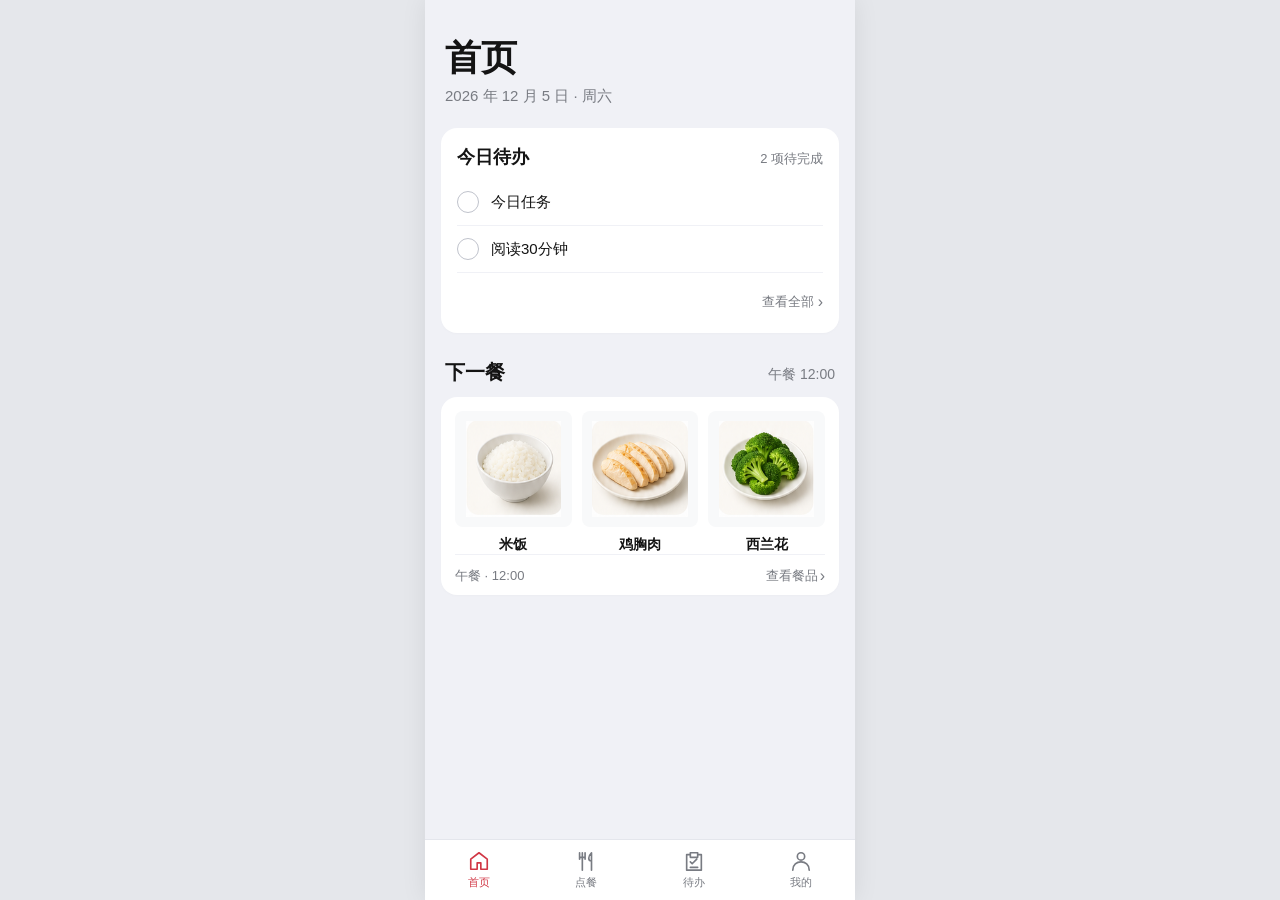
<file: v1.0.0/原型/交互原型/index.html>
<!doctype html>
<html lang="zh-CN">
<head>
  <meta charset="utf-8">
  <meta name="viewport" content="width=device-width, initial-scale=1, viewport-fit=cover">
  <meta name="description" content="个人 APP 可交互离线原型">
  <title>个人 APP 原型</title>
  <link rel="stylesheet" href="styles.css">
</head>
<body>
  <main id="app" aria-live="polite">
    <!-- 首页 -->
    <section class="page" data-page="home" aria-labelledby="home-title">
      <header class="masthead">
        <h1 id="home-title" class="page-title">首页</h1>
        <div id="home-date-full" class="page-date">2026 年 9 月 21 日 · 周一</div>
      </header>

      <div class="paper">
        <section class="panel home-todo-panel" aria-labelledby="home-todo-bar">
          <div class="section-bar" id="home-todo-bar">
            <h2 class="card-title">今日待办</h2>
            <small id="home-todo-count">0 项待完成</small>
          </div>
          <div id="home-todo-list" class="task-list"></div>
        </section>

        <div class="section-gap"></div>

        <div class="row-heading">
          <h2>下一餐</h2>
          <small id="home-next-meal-meta">午餐 12:00</small>
        </div>
        <button id="home-next-meal" class="panel next-meal-card" type="button" aria-label="查看午餐">
          <div id="home-next-meal-list" class="food-grid"></div>
          <div class="caption-line">
            <span>午餐 · 12:00</span>
            <span class="link-label">查看餐品 <span class="arrow-icon" aria-hidden="true">›</span></span>
          </div>
        </button>
      </div>
    </section>

    <!-- 点餐页 -->
    <section class="page" data-page="meals" aria-labelledby="meals-title">
      <header class="masthead meals-head">
        <h1 id="meals-title" class="page-title">点餐</h1>
        <button id="meal-edit-toggle" class="header-action" type="button">修改</button>
      </header>

      <div class="paper meal-paper">
        <div id="meals-content" class="meal-content-list"></div>
      </div>
    </section>

    <!-- 选餐页（子页，隐藏底部导航） -->
    <section class="page food-select-page" data-page="food-select" aria-labelledby="food-select-title">
      <header class="select-head">
        <button id="back-to-meals" class="back" type="button" aria-label="返回点餐页">
          <span class="back-icon" aria-hidden="true">‹</span> 返回点餐
        </button>
        <h1 id="food-select-title" class="page-title">选餐</h1>
      </header>

      <div class="paper select-paper">
        <div class="target">
          <span class="target-bar" aria-hidden="true"></span>
          <span id="meal-target-label">当前将加入 · 午餐</span>
        </div>
        <div class="select-layout">
          <nav id="food-categories" class="categories" aria-label="食物分类"></nav>
          <div id="food-list" class="select-list" aria-live="polite"></div>
        </div>
      </div>
    </section>

    <!-- 待办页 -->
    <section class="page" data-page="todos" aria-labelledby="todos-title">
      <header class="masthead">
        <h1 id="todos-title" class="page-title">待办</h1>
      </header>

      <div class="paper todo-paper">
        <section class="panel calendar" aria-label="任务日历">
          <div class="month">
            <button id="previous-month" class="calendar-arrow previous" type="button" aria-label="上个月">‹</button>
            <h2 id="calendar-title"></h2>
            <button id="next-month" class="calendar-arrow next" type="button" aria-label="下个月">›</button>
          </div>
          <div class="weekday-row week" aria-hidden="true">
            <span>日</span><span>一</span><span>二</span><span>三</span><span>四</span><span>五</span><span>六</span>
          </div>
          <div id="calendar-days" class="calendar-days days" aria-label="选择日期"></div>
        </section>

        <form id="task-form" class="panel task-entry" novalidate>
          <label class="sr-only" for="task-input">添加任务</label>
          <input id="task-input" type="text" maxlength="50" placeholder="添加任务" autocomplete="off">
          <button class="plus" type="submit" aria-label="添加任务">+</button>
        </form>

        <div class="todo-date-row">
          <h2 id="todo-selected-date-label">09 月 21 日 · 周一</h2>
          <span id="todo-count-badge">0 项待完成</span>
        </div>

        <section class="panel todo-panel">
          <div id="todo-list" class="task-list"></div>
        </section>
      </div>
    </section>

    <!-- 我的页 -->
    <section class="page" data-page="profile" aria-labelledby="profile-title">
      <header class="masthead">
        <h1 id="profile-title" class="page-title">我的</h1>
      </header>

      <div class="paper profile-paper">
        <section class="identity panel" aria-label="个人信息">
          <div class="identity-top">
            <div class="avatar" role="img" aria-label="用户头像"></div>
            <h2 class="identity-name">小满</h2>
          </div>
          <dl class="data-rows">
            <div class="data-row"><dt>昵称</dt><dd>小满</dd></div>
            <div class="data-row"><dt>手机号</dt><dd>138****8888</dd></div>
          </dl>
        </section>

        <button id="logout-button" class="panel logout-card" type="button">退出登录</button>
      </div>
    </section>
  </main>

  <!-- 底部主导航 -->
  <nav id="bottom-nav" class="bottom" aria-label="主导航">
    <button type="button" data-nav="home" class="nav-item">
      <svg viewBox="0 0 24 24" aria-hidden="true"><path d="M3 10 12 3l9 7v11h-7v-7h-4v7H3Z"/></svg>
      <span>首页</span>
    </button>
    <button type="button" data-nav="meals" class="nav-item">
      <svg viewBox="0 0 24 24" aria-hidden="true"><path d="M5 3v7m3-7v7m3-7v7M5 8h6m-3 2v12M18 3c-4 4-4 9 0 9V3Zm0 9v10"/></svg>
      <span>点餐</span>
    </button>
    <button type="button" data-nav="todos" class="nav-item">
      <svg viewBox="0 0 24 24" aria-hidden="true"><path d="M8 5H4v17h16V5h-4M8 3h8v5H8Z M8 13l2 2 5-5m-7 9h8"/></svg>
      <span>待办</span>
    </button>
    <button type="button" data-nav="profile" class="nav-item">
      <svg viewBox="0 0 24 24" aria-hidden="true"><circle cx="12" cy="7" r="4"/><path d="M3 22c0-12 18-12 18 0"/></svg>
      <span>我的</span>
    </button>
  </nav>

  <!-- 全局 Toast -->
  <div id="toast" class="toast" role="status" aria-live="polite"></div>

  <!-- 退出弹窗 -->
  <div id="logout-modal" class="modal" aria-hidden="true">
    <div class="modal-backdrop" data-close-modal="true"></div>
    <section class="modal-dialog" role="dialog" aria-modal="true" aria-labelledby="logout-modal-title">
      <h2 id="logout-modal-title">确认退出登录？</h2>
      <p>这只是原型演示，不会跳转到登录页面。</p>
      <div class="modal-actions">
        <button id="cancel-logout" class="modal-button secondary" type="button">取消</button>
        <button id="confirm-logout" class="modal-button danger" type="button">确认退出</button>
      </div>
    </section>
  </div>

  <script defer src="app.js"></script>
</body>
</html>
</file>
<file: v1.0.0/原型/交互原型/styles.css>
/* ==========================================================================
   个人 APP 可交互离线原型样式表 (统一视觉规范)
   - 背景色: #F0F1F6
   - 表面卡片: #FFFFFF
   - 主文字: #141414
   - 辅助文字: #787B82
   - 边框与线: #E4E6EC
   - 强调色: #D13745
   ========================================================================== */

:root {
  --bg-color: #F0F1F6;
  --surface-color: #FFFFFF;
  --text-primary: #141414;
  --text-secondary: #787B82;
  --border-color: #E4E6EC;
  --border-subtle: #F0F1F6;
  --accent-color: #D13745;
  --accent-hover: #b82a37;
  --app-max-width: 430px;
  --font-stack: "Microsoft YaHei", "PingFang SC", "Noto Sans CJK SC", Arial, sans-serif;
  --radius-sm: 8px;
  --radius-md: 12px;
  --radius-lg: 16px;
  --shadow-card: 0 1px 3px rgba(0, 0, 0, 0.02);
}

/* 基础重置 */
*, *::before, *::after {
  box-sizing: border-box;
  margin: 0;
  padding: 0;
  -webkit-tap-highlight-color: transparent;
}

html, body {
  width: 100%;
  min-height: 100%;
  background-color: #E5E7EB;
  color: var(--text-primary);
  font-family: var(--font-stack);
  font-size: 16px;
  line-height: 1.5;
  -webkit-font-smoothing: antialiased;
}

body.no-scroll {
  overflow: hidden;
}

.sr-only {
  position: absolute;
  width: 1px;
  height: 1px;
  padding: 0;
  margin: -1px;
  overflow: hidden;
  clip: rect(0, 0, 0, 0);
  white-space: nowrap;
  border: 0;
}

/* 主容器 */
#app {
  max-width: var(--app-max-width);
  min-height: 100vh;
  margin: 0 auto;
  background-color: var(--bg-color);
  position: relative;
  box-shadow: 0 0 24px rgba(0, 0, 0, 0.08);
}

/* 页面容器与切换 */
.page {
  display: none;
  min-height: 100vh;
  padding: 24px 16px calc(80px + env(safe-area-inset-bottom, 16px));
}

.page.is-active {
  display: block;
}

/* 选餐页为全屏子页，底部不留主导航空间 */
.food-select-page {
  padding-bottom: calc(24px + env(safe-area-inset-bottom, 16px));
}

/* 通用页头 */
.masthead {
  margin-bottom: 20px;
  padding: 12px 4px 0;
}

.page-title {
  font-size: 36px;
  font-weight: 700;
  color: var(--text-primary);
  line-height: 1.2;
  letter-spacing: -0.5px;
}

.page-date {
  font-size: 15px;
  color: var(--text-secondary);
  margin-top: 6px;
  font-weight: 400;
}

/* 通用白色卡片面板 */
.panel {
  background-color: var(--surface-color);
  border-radius: var(--radius-lg);
  box-shadow: var(--shadow-card);
}

.section-gap {
  height: 24px;
}

/* 通用辅助类 */
.empty {
  text-align: center;
  color: var(--text-secondary);
  font-size: 14px;
  padding: 24px 12px;
}

.arrow-icon {
  display: inline-block;
  font-size: 16px;
  line-height: 1;
  vertical-align: middle;
}

/* --------------------------------------------------------------------------
   首页 (Home)
   -------------------------------------------------------------------------- */
.home-todo-panel {
  padding: 16px;
}

.section-bar {
  display: flex;
  justify-content: space-between;
  align-items: baseline;
  padding-bottom: 8px;
}

.card-title {
  font-size: 18px;
  font-weight: 700;
  color: var(--text-primary);
}

#home-todo-count {
  font-size: 13px;
  color: var(--text-secondary);
}

/* 任务列表 */
.task-list {
  display: flex;
  flex-direction: column;
}

.task-row {
  display: flex;
  align-items: center;
  gap: 12px;
  padding: 12px 0;
  border-bottom: 1px solid var(--border-subtle);
}

.task-row:last-of-type {
  border-bottom: 1px solid var(--border-subtle);
}

.task-row .check {
  width: 22px;
  height: 22px;
  min-width: 22px;
  border-radius: 50%;
  border: 1.5px solid #C0C3CC;
  background-color: transparent;
  cursor: pointer;
  position: relative;
  display: flex;
  align-items: center;
  justify-content: center;
  transition: border-color 0.15s, background-color 0.15s;
}

/* 44px 点击区域扩展 */
.task-row .check::after {
  content: "";
  position: absolute;
  top: -11px;
  left: -11px;
  right: -11px;
  bottom: -11px;
}

.task-row .check:hover {
  border-color: var(--accent-color);
}

.task-row .check.done {
  border-color: var(--text-secondary);
  background-color: var(--text-secondary);
}

.task-row .check.done::before {
  content: "✓";
  color: #FFFFFF;
  font-size: 12px;
  font-weight: 700;
}

.task-title {
  font-size: 15px;
  color: var(--text-primary);
  line-height: 1.4;
  word-break: break-word;
}

.task-row.done .task-title {
  color: var(--text-secondary);
  text-decoration: line-through;
}

/* 查看全部链接 */
.textlink {
  display: flex;
  align-items: center;
  justify-content: flex-end;
  gap: 4px;
  width: 100%;
  padding-top: 14px;
  font-size: 13px;
  color: var(--text-secondary);
  background: none;
  border: none;
  cursor: pointer;
  min-height: 44px;
}

.textlink:hover {
  color: var(--text-primary);
}

/* 首页下一餐 */
.row-heading {
  display: flex;
  justify-content: space-between;
  align-items: baseline;
  margin-bottom: 10px;
  padding: 0 4px;
}

.row-heading h2 {
  font-size: 20px;
  font-weight: 700;
  color: var(--text-primary);
}

.row-heading small {
  font-size: 14px;
  color: var(--text-secondary);
}

.next-meal-card {
  display: block;
  width: 100%;
  padding: 14px 14px 10px;
  border: none;
  text-align: left;
  cursor: pointer;
  background-color: var(--surface-color);
}

.next-meal-card:hover {
  background-color: #FAFAFC;
}

.caption-line {
  display: flex;
  justify-content: space-between;
  align-items: center;
  padding-top: 12px;
  border-top: 1px solid var(--border-subtle);
  font-size: 13px;
  color: var(--text-secondary);
}

.caption-line .link-label {
  display: flex;
  align-items: center;
  gap: 2px;
}

/* 餐品网格 (三列) */
.food-grid {
  display: grid;
  grid-template-columns: repeat(3, 1fr);
  gap: 10px;
}

.food {
  display: flex;
  flex-direction: column;
  align-items: center;
  text-align: center;
}

.food .photo {
  width: 100%;
  aspect-ratio: 1;
  background-color: #F8F9FA;
  border-radius: var(--radius-sm);
  display: flex;
  align-items: center;
  justify-content: center;
  position: relative;
  overflow: hidden;
  margin-bottom: 8px;
}

.food-img {
  width: 82%;
  height: 82%;
  object-fit: contain;
}

.food-name {
  font-size: 14px;
  font-weight: 600;
  color: var(--text-primary);
  line-height: 1.3;
  word-break: break-word;
}

/* --------------------------------------------------------------------------
   点餐页 (Meals)
   -------------------------------------------------------------------------- */
.meals-head {
  display: flex;
  justify-content: space-between;
  align-items: baseline;
}

.header-action {
  font-size: 16px;
  font-weight: 600;
  color: var(--accent-color);
  background: none;
  border: none;
  cursor: pointer;
  padding: 8px 4px;
  min-height: 44px;
  display: inline-flex;
  align-items: center;
}

.header-action:hover {
  color: var(--accent-hover);
}

.meal-content-list {
  display: flex;
  flex-direction: column;
  gap: 20px;
}

.meal-block .meal-top {
  display: flex;
  justify-content: space-between;
  align-items: center;
  margin-bottom: 10px;
  padding: 0 4px;
}

.meal-block .meal-top h3 {
  font-size: 20px;
  font-weight: 700;
  color: var(--text-primary);
}

.meal-block .meal-top .plus {
  width: 32px;
  height: 32px;
  display: inline-flex;
  align-items: center;
  justify-content: center;
  font-size: 24px;
  font-weight: 300;
  color: var(--accent-color);
  background: none;
  border: none;
  cursor: pointer;
  position: relative;
}

.meal-block .meal-top .plus::after {
  content: "";
  position: absolute;
  top: -6px;
  left: -6px;
  right: -6px;
  bottom: -6px;
}

.meal-block .panel {
  padding: 14px;
}

/* 编辑态删除餐品按钮 */
.delete-food {
  position: absolute;
  top: 4px;
  right: 4px;
  width: 22px;
  height: 22px;
  border-radius: 50%;
  background-color: var(--accent-color);
  color: #FFFFFF;
  border: none;
  font-size: 14px;
  line-height: 20px;
  text-align: center;
  cursor: pointer;
  z-index: 2;
}

/* --------------------------------------------------------------------------
   选餐页 (Food Select)
   -------------------------------------------------------------------------- */
.select-head {
  display: grid;
  grid-template-columns: auto 1fr auto;
  align-items: center;
  margin-bottom: 18px;
  padding: 8px 4px 0;
  min-height: 44px;
}

.select-head .back {
  grid-column: 1;
  display: inline-flex;
  align-items: center;
  gap: 4px;
  font-size: 15px;
  font-weight: 500;
  color: var(--text-primary);
  background: none;
  border: none;
  cursor: pointer;
  min-height: 44px;
  padding: 0 4px;
}

.select-head .back-icon {
  font-size: 20px;
  line-height: 1;
}

.select-head .page-title {
  grid-column: 2;
  text-align: center;
  font-size: 24px;
  font-weight: 700;
  margin: 0;
}

/* 目标餐次条 */
.target {
  background-color: var(--surface-color);
  border-radius: var(--radius-sm);
  padding: 12px 14px;
  margin-bottom: 14px;
  display: flex;
  align-items: center;
  gap: 8px;
  font-size: 15px;
  font-weight: 700;
  color: var(--text-primary);
  box-shadow: var(--shadow-card);
}

.target-bar {
  display: inline-block;
  width: 4px;
  height: 16px;
  background-color: var(--accent-color);
  border-radius: 2px;
}

/* 选餐双栏布局 */
.select-layout {
  display: grid;
  grid-template-columns: 84px 1fr;
  gap: 12px;
  align-items: start;
}

.categories {
  display: flex;
  flex-direction: column;
  gap: 4px;
}

.categories button {
  width: 100%;
  padding: 14px 8px;
  font-size: 15px;
  font-weight: 500;
  color: var(--text-secondary);
  background: transparent;
  border: none;
  border-radius: var(--radius-sm);
  cursor: pointer;
  text-align: center;
  position: relative;
  min-height: 48px;
  display: flex;
  align-items: center;
  justify-content: center;
  transition: background-color 0.15s, color 0.15s;
}

.categories button.active {
  background-color: var(--surface-color);
  color: var(--text-primary);
  font-weight: 700;
  box-shadow: var(--shadow-card);
}

.categories button.active::before {
  content: "";
  position: absolute;
  left: 0;
  top: 12px;
  bottom: 12px;
  width: 3px;
  background-color: var(--accent-color);
  border-radius: 0 2px 2px 0;
}

.food-select-card {
  padding: 4px 16px;
}

.food-choice {
  display: flex;
  align-items: center;
  gap: 14px;
  padding: 14px 0;
  border-bottom: 1px solid var(--border-subtle);
}

.food-choice:last-child {
  border-bottom: none;
}

.food-choice .photo {
  width: 60px;
  height: 60px;
  min-width: 60px;
  background-color: #F8F9FA;
  border-radius: var(--radius-sm);
  display: flex;
  align-items: center;
  justify-content: center;
  overflow: hidden;
}

.food-choice .food-img {
  width: 80%;
  height: 80%;
  object-fit: contain;
}

.choice-name {
  flex: 1;
  font-size: 15px;
  font-weight: 600;
  color: var(--text-primary);
}

.food-choice .plus {
  width: 28px;
  height: 28px;
  min-width: 28px;
  border-radius: 50%;
  border: 1.5px solid var(--accent-color);
  background-color: var(--surface-color);
  color: var(--accent-color);
  font-size: 18px;
  line-height: 24px;
  display: inline-flex;
  align-items: center;
  justify-content: center;
  cursor: pointer;
  position: relative;
  transition: background-color 0.15s, color 0.15s;
}

.food-choice .plus::after {
  content: "";
  position: absolute;
  top: -8px;
  left: -8px;
  right: -8px;
  bottom: -8px;
}

.food-choice .plus:hover {
  background-color: var(--accent-color);
  color: #FFFFFF;
}

.select-empty {
  padding: 36px 12px;
}

/* --------------------------------------------------------------------------
   待办页 (Todos)
   -------------------------------------------------------------------------- */
.calendar {
  padding: 16px 12px;
  margin-bottom: 16px;
}

.month {
  display: flex;
  justify-content: space-between;
  align-items: center;
  margin-bottom: 14px;
  padding: 0 4px;
}

#calendar-title {
  font-size: 18px;
  font-weight: 700;
  color: var(--text-primary);
}

.calendar-arrow {
  font-size: 22px;
  line-height: 1;
  color: var(--text-secondary);
  background: none;
  border: none;
  cursor: pointer;
  min-width: 44px;
  min-height: 44px;
  display: flex;
  align-items: center;
  justify-content: center;
}

.calendar-arrow:hover {
  color: var(--text-primary);
}

.weekday-row {
  display: grid;
  grid-template-columns: repeat(7, 1fr);
  text-align: center;
  font-size: 14px;
  color: var(--text-secondary);
  margin-bottom: 8px;
}

.calendar-days {
  display: grid;
  grid-template-columns: repeat(7, 1fr);
  row-gap: 4px;
}

.calendar-blank {
  aspect-ratio: 1;
}

.day {
  aspect-ratio: 1;
  width: 100%;
  border: none;
  background: transparent;
  cursor: pointer;
  font-size: 15px;
  color: var(--text-primary);
  display: flex;
  align-items: center;
  justify-content: center;
  position: relative;
  min-height: 42px;
}

.day-text {
  display: flex;
  align-items: center;
  justify-content: center;
  width: 34px;
  height: 34px;
  border-radius: 50%;
  transition: background-color 0.15s, color 0.15s;
}

.day:hover .day-text {
  background-color: #EAECEF;
}

.day.selected .day-text {
  background-color: var(--accent-color);
  color: #FFFFFF;
  font-weight: 600;
}

/* 任务输入卡 */
.task-entry {
  background-color: var(--surface-color);
  border-radius: var(--radius-md);
  padding: 4px 14px;
  margin-bottom: 18px;
  display: flex;
  align-items: center;
  gap: 10px;
  border: 1px solid transparent;
  box-shadow: var(--shadow-card);
}

.task-entry.is-invalid {
  border-color: var(--accent-color);
}

#task-input {
  flex: 1;
  border: none;
  background: transparent;
  font-size: 15px;
  color: var(--text-primary);
  padding: 10px 0;
  outline: none;
  font-family: inherit;
}

#task-input::placeholder {
  color: var(--text-secondary);
}

.task-entry .plus {
  font-size: 26px;
  font-weight: 300;
  color: var(--accent-color);
  background: none;
  border: none;
  cursor: pointer;
  min-width: 44px;
  min-height: 44px;
  display: flex;
  align-items: center;
  justify-content: center;
}

.todo-date-row {
  display: flex;
  justify-content: space-between;
  align-items: baseline;
  margin-bottom: 10px;
  padding: 0 4px;
}

.todo-date-row h2 {
  font-size: 18px;
  font-weight: 700;
  color: var(--text-primary);
}

#todo-count-badge {
  font-size: 13px;
  color: var(--text-secondary);
}

.todo-panel {
  padding: 6px 16px;
}

/* --------------------------------------------------------------------------
   我的页 (Profile)
   -------------------------------------------------------------------------- */
.identity {
  padding: 18px 16px;
  margin-bottom: 16px;
}

.identity-top {
  display: flex;
  align-items: center;
  gap: 16px;
  margin-bottom: 16px;
}

.avatar {
  width: 64px;
  height: 64px;
  border-radius: 50%;
  background: #E8EEF5 url("assets/profile/avatar.png") center/cover no-repeat;
  flex-shrink: 0;
}

.identity-name {
  font-size: 22px;
  font-weight: 700;
  color: var(--text-primary);
}

.data-rows {
  display: flex;
  flex-direction: column;
}

.data-row {
  display: flex;
  justify-content: space-between;
  align-items: center;
  padding: 14px 0;
  border-top: 1px solid var(--border-subtle);
  font-size: 15px;
}

.data-row dt {
  color: var(--text-secondary);
}

.data-row dd {
  color: var(--text-primary);
  font-weight: 600;
}

.logout-card {
  display: flex;
  align-items: center;
  justify-content: center;
  width: 100%;
  background-color: var(--surface-color);
  border-radius: var(--radius-lg);
  padding: 16px;
  border: none;
  color: var(--accent-color);
  font-size: 16px;
  font-weight: 600;
  cursor: pointer;
  min-height: 52px;
  box-shadow: var(--shadow-card);
  transition: background-color 0.15s;
}

.logout-card:hover {
  background-color: #FFF5F5;
}

/* --------------------------------------------------------------------------
   底部主导航 (Bottom Navigation)
   -------------------------------------------------------------------------- */
.bottom {
  position: fixed;
  bottom: 0;
  left: 50%;
  transform: translateX(-50%);
  width: 100%;
  max-width: var(--app-max-width);
  background-color: rgba(255, 255, 255, 0.98);
  backdrop-filter: blur(8px);
  -webkit-backdrop-filter: blur(8px);
  border-top: 1px solid var(--border-color);
  display: flex;
  justify-content: space-around;
  align-items: center;
  padding: 6px 0 calc(6px + env(safe-area-inset-bottom, 0px));
  z-index: 100;
  box-sizing: border-box;
}

.bottom.is-hidden {
  display: none;
}

.nav-item {
  background: none;
  border: none;
  display: flex;
  flex-direction: column;
  align-items: center;
  gap: 3px;
  color: var(--text-secondary);
  font-size: 11px;
  cursor: pointer;
  min-width: 60px;
  min-height: 48px;
  justify-content: center;
  transition: color 0.15s;
}

.nav-item svg {
  width: 22px;
  height: 22px;
  fill: none;
  stroke: currentColor;
  stroke-width: 1.8;
  stroke-linecap: round;
  stroke-linejoin: round;
}

.nav-item.active {
  color: var(--accent-color);
}

/* --------------------------------------------------------------------------
   弹窗与提示 (Modal & Toast)
   -------------------------------------------------------------------------- */
.toast {
  position: fixed;
  bottom: calc(84px + env(safe-area-inset-bottom, 16px));
  left: 50%;
  transform: translateX(-50%) translateY(16px);
  background-color: rgba(20, 20, 20, 0.88);
  color: #FFFFFF;
  font-size: 14px;
  padding: 10px 18px;
  border-radius: 20px;
  opacity: 0;
  pointer-events: none;
  transition: opacity 0.2s ease, transform 0.2s ease;
  z-index: 200;
  white-space: nowrap;
}

.toast.is-visible {
  opacity: 1;
  transform: translateX(-50%) translateY(0);
}

.modal {
  display: none;
  position: fixed;
  top: 0;
  left: 0;
  right: 0;
  bottom: 0;
  z-index: 300;
  align-items: center;
  justify-content: center;
}

.modal.is-open {
  display: flex;
}

.modal-backdrop {
  position: absolute;
  top: 0;
  left: 0;
  right: 0;
  bottom: 0;
  background-color: rgba(0, 0, 0, 0.45);
}

.modal-dialog {
  position: relative;
  background-color: var(--surface-color);
  border-radius: var(--radius-lg);
  padding: 24px;
  width: 86%;
  max-width: 320px;
  box-shadow: 0 8px 32px rgba(0, 0, 0, 0.15);
  text-align: center;
  z-index: 1;
}

.modal-dialog h2 {
  font-size: 18px;
  font-weight: 700;
  color: var(--text-primary);
  margin-bottom: 8px;
}

.modal-dialog p {
  font-size: 14px;
  color: var(--text-secondary);
  margin-bottom: 20px;
  line-height: 1.4;
}

.modal-actions {
  display: flex;
  gap: 12px;
}

.modal-button {
  flex: 1;
  padding: 10px 0;
  font-size: 15px;
  font-weight: 600;
  border-radius: var(--radius-sm);
  border: none;
  cursor: pointer;
  min-height: 44px;
}

.modal-button.secondary {
  background-color: #F0F1F6;
  color: var(--text-primary);
}

.modal-button.secondary:hover {
  background-color: #E4E6EC;
}

.modal-button.danger {
  background-color: var(--accent-color);
  color: #FFFFFF;
}

.modal-button.danger:hover {
  background-color: var(--accent-hover);
}

/* 焦点指示 */
button:focus-visible, input:focus-visible {
  outline: 2px solid var(--accent-color);
  outline-offset: 2px;
}

/* --------------------------------------------------------------------------
   响应式与适配 (Media Queries)
   -------------------------------------------------------------------------- */
/* 窄屏适配: 360px 及更小屏幕 */
@media (max-width: 360px) {
  .page {
    padding-left: 12px;
    padding-right: 12px;
  }
  .page-title {
    font-size: 30px;
  }
  .select-head .page-title {
    font-size: 20px;
  }
  .select-head .back {
    font-size: 14px;
  }
  .select-layout {
    grid-template-columns: 74px 1fr;
    gap: 8px;
  }
  .food-choice {
    gap: 10px;
  }
  .food-choice .photo {
    width: 52px;
    height: 52px;
    min-width: 52px;
  }
  .calendar {
    padding-left: 8px;
    padding-right: 8px;
  }
  .day-text {
    width: 30px;
    height: 30px;
    font-size: 14px;
  }
}

/* 短屏高度降级: 避免内容遮挡，确保滚动可达 */
@media (max-height: 640px) {
  .masthead {
    margin-bottom: 14px;
    padding-top: 6px;
  }
  .page-title {
    font-size: 30px;
  }
  .meal-content-list {
    gap: 14px;
  }
  .section-gap {
    height: 16px;
  }
}

/* 减少动效 */
@media (prefers-reduced-motion: reduce) {
  *, *::before, *::after {
    animation-duration: 0.01ms !important;
    animation-iteration-count: 1 !important;
    transition-duration: 0.01ms !important;
    scroll-behavior: auto !important;
  }
}
</file>
